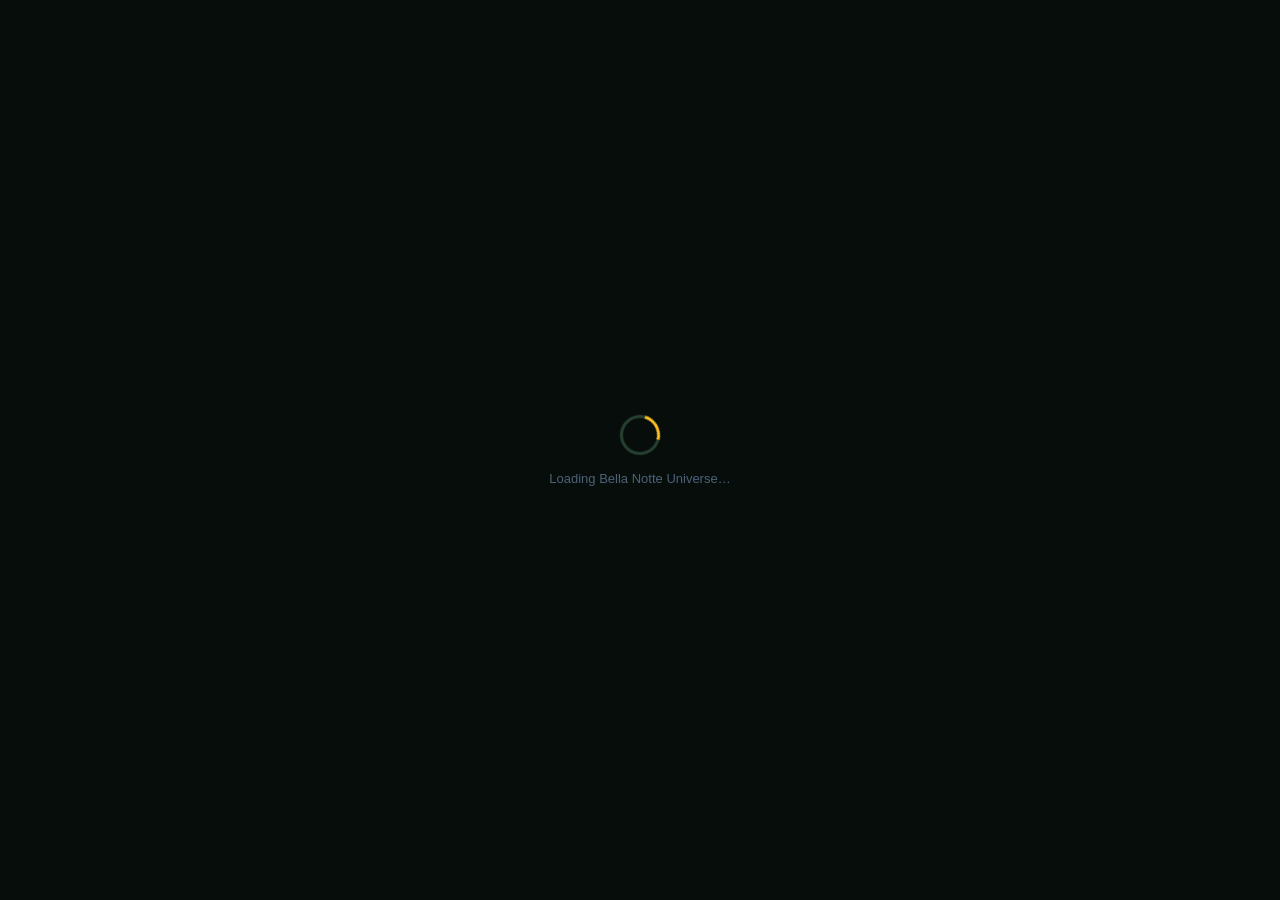
<file: index.html>
<!DOCTYPE html>
<html lang="en">
<head>
  <meta charset="UTF-8" />
  <meta http-equiv="refresh" content="0; url=bella-notte-visualization/" />
  <title>Bella Notte — Victor Reyes</title>
</head>
<body>
  <p>Redirecting… <a href="bella-notte-visualization/">click here</a></p>
</body>
</html>
</file>
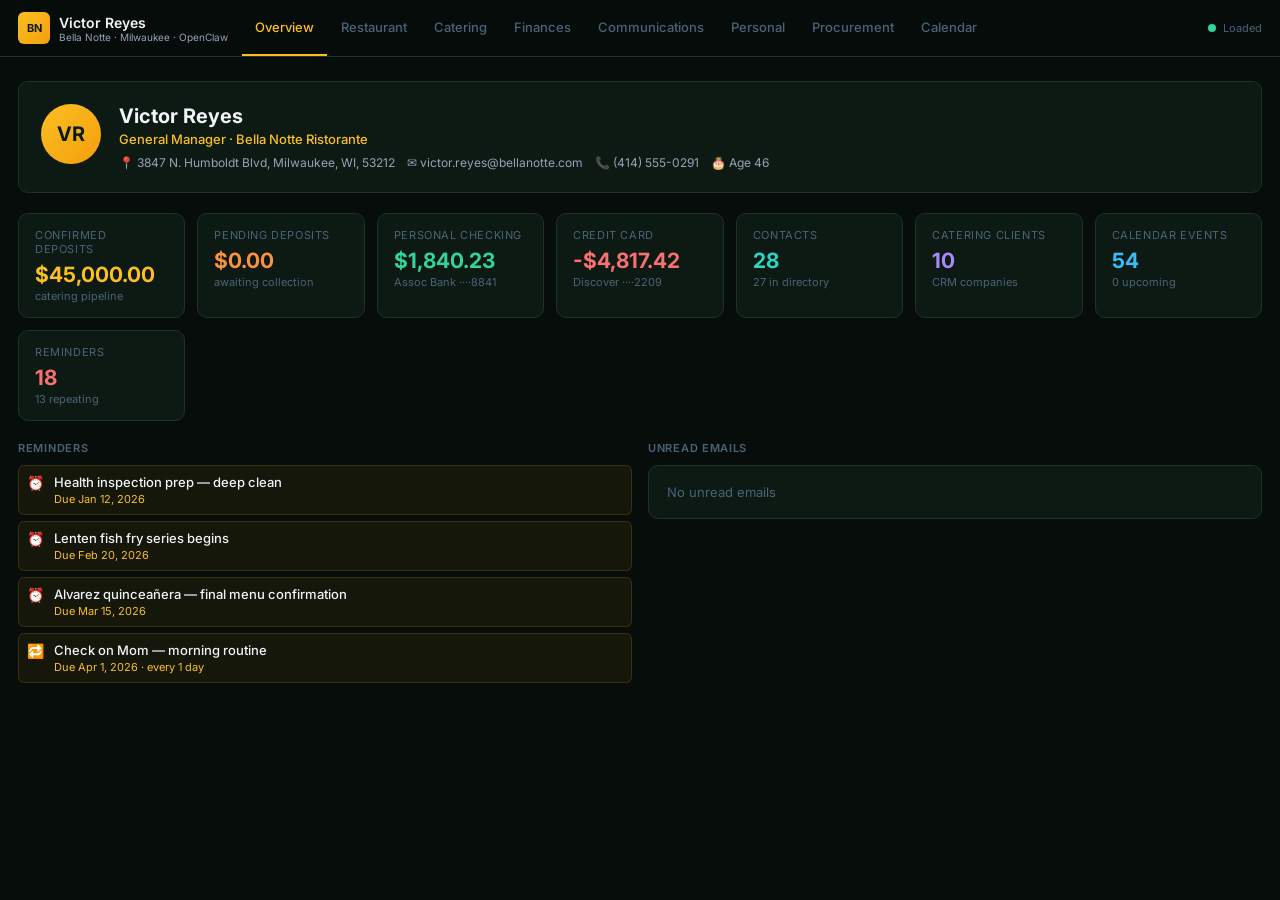
<file: bella-notte-visualization/index.html>
<!DOCTYPE html>
<html lang="en">
<head>
  <meta charset="UTF-8" />
  <meta name="viewport" content="width=device-width, initial-scale=1.0" />
  <title>Victor Reyes - Bella Notte - OpenClaw Universe</title>
  <link rel="preconnect" href="https://fonts.googleapis.com" />
  <link href="https://fonts.googleapis.com/css2?family=Inter:wght@300;400;500;600;700&family=JetBrains+Mono:wght@400;500&display=swap" rel="stylesheet" />
  <link rel="stylesheet" href="css/style.css" />
</head>
<body>

  <!-- ══ HEADER ══ -->
  <header class="header">
    <div class="header-inner">
      <div class="brand">
        <div class="brand-logo">BN</div>
        <div class="brand-name">
          <span>Victor Reyes</span>
          <small>Bella Notte · Milwaukee · OpenClaw</small>
        </div>
      </div>

      <nav class="tabs">
        <button class="tab active" data-tab="overview">Overview</button>
        <button class="tab" data-tab="restaurant">Restaurant</button>
        <button class="tab" data-tab="catering">Catering</button>
        <button class="tab" data-tab="finances">Finances</button>
        <button class="tab" data-tab="communications">Communications</button>
        <button class="tab" data-tab="personal">Personal</button>
        <button class="tab" data-tab="procurement">Procurement</button>
        <button class="tab" data-tab="calendar">Calendar</button>
      </nav>

      <div class="hdr-right">
        <span class="pulse-dot" id="status-dot"></span>
        <span class="status-text" id="status-text">Loading…</span>
      </div>
    </div>
  </header>

  <!-- ══ MAIN ══ -->
  <main class="main">

    <section class="page active" id="page-overview"><div id="overview-content"></div></section>

    <!-- ── RESTAURANT ── -->
    <section class="page" id="page-restaurant">
      <div class="page-title"><h2>Restaurant Operations</h2><p>Slack · Airtable — Bella Notte Ristorante</p></div>
      <div class="sub-tabs">
        <button class="sub-tab active" data-subtab="rest-slack">Slack</button>
        <button class="sub-tab" data-subtab="rest-airtable">Airtable</button>
      </div>
      <div id="rest-slack" class="sub-page active"></div>
      <div id="rest-airtable" class="sub-page"></div>
    </section>

    <!-- ── CATERING ── -->
    <section class="page" id="page-catering">
      <div class="page-title"><h2>Catering Pipeline</h2><p>CRM · Stripe · Event tracker</p></div>
      <div class="sub-tabs">
        <button class="sub-tab active" data-subtab="cat-pipeline">Pipeline</button>
        <button class="sub-tab" data-subtab="cat-crm">CRM</button>
      </div>
      <div id="cat-pipeline" class="sub-page active"></div>
      <div id="cat-crm" class="sub-page"></div>
    </section>

    <!-- ── FINANCES ── -->
    <section class="page" id="page-finances">
      <div class="page-title"><h2>Finances</h2><p>Personal accounts · QuickBooks business ledger</p></div>
      <div class="sub-tabs">
        <button class="sub-tab active" data-subtab="fin-personal">Personal</button>
        <button class="sub-tab" data-subtab="fin-business">Business (QB)</button>
      </div>
      <div id="fin-personal" class="sub-page active"></div>
      <div id="fin-business" class="sub-page"></div>
    </section>

    <!-- ── COMMUNICATIONS ── -->
    <section class="page" id="page-communications">
      <div class="page-title"><h2>Communications</h2><p>Email · Direct messages</p></div>
      <div class="sub-tabs">
        <button class="sub-tab active" data-subtab="comm-email">Email</button>
        <button class="sub-tab" data-subtab="comm-messages">Messages</button>
      </div>
      <div id="comm-email" class="sub-page active"></div>
      <div id="comm-messages" class="sub-page"></div>
    </section>

    <!-- ── PERSONAL ── -->
    <section class="page" id="page-personal">
      <div class="page-title"><h2>Personal</h2><p>Contacts · Notion databases · Apple Health</p></div>
      <div class="sub-tabs">
        <button class="sub-tab active" data-subtab="pers-contacts">Contacts</button>
        <button class="sub-tab" data-subtab="pers-notion">Notion</button>
        <button class="sub-tab" data-subtab="pers-health">Health</button>
      </div>
      <div id="pers-contacts" class="sub-page active"></div>
      <div id="pers-notion" class="sub-page"></div>
      <div id="pers-health" class="sub-page"></div>
    </section>

    <!-- ── PROCUREMENT ── -->
    <section class="page" id="page-procurement">
      <div class="page-title"><h2>Procurement</h2><p>Shopping orders · Instacart · Amazon Fresh</p></div>
      <div id="procurement-content"></div>
    </section>

    <!-- ── CALENDAR ── -->
    <section class="page" id="page-calendar">
      <div class="page-title"><h2>Calendar &amp; Reminders</h2><p>Events · Tasks · Deadlines</p></div>
      <div class="sub-tabs">
        <button class="sub-tab active" data-subtab="cal-events">Calendar</button>
        <button class="sub-tab" data-subtab="cal-reminders">Reminders</button>
      </div>
      <div id="cal-events" class="sub-page active"></div>
      <div id="cal-reminders" class="sub-page"></div>
    </section>

  </main>

  <!-- ══ MODAL ══ -->
  <div id="modal-overlay" class="modal-overlay hidden" onclick="handleModalClick(event)">
    <div class="modal-box" id="modal-box">
      <div class="modal-header">
        <div class="modal-header-left">
          <span class="modal-badge" id="modal-badge"></span>
          <span class="modal-title" id="modal-title"></span>
        </div>
        <button class="modal-close" onclick="closeModal()">✕</button>
      </div>
      <div class="modal-body" id="modal-body"></div>
    </div>
  </div>

  <!-- ══ LOADING ══ -->
  <div id="loading-overlay" class="loading-overlay">
    <div class="loader-box">
      <div class="spinner"></div>
      <p id="load-status">Loading Bella Notte Universe…</p>
    </div>
  </div>

  <script src="js/overview.js"></script>
  <script src="js/restaurant.js"></script>
  <script src="js/catering.js"></script>
  <script src="js/finances.js"></script>
  <script src="js/communications.js"></script>
  <script src="js/personal.js"></script>
  <script src="js/procurement.js"></script>
  <script src="js/calendar.js"></script>
  <script src="js/app.js"></script>
</body>
</html>
</file>
<file: bella-notte-visualization/css/style.css>
/* ═══════════════════════════════════════════════
   Bella Notte · Victor Reyes · OpenClaw Universe
   Fine dining restaurant management visualizer
═══════════════════════════════════════════════ */

:root {
  --bg:       #070d0a;
  --surface:  #0d1a13;
  --surface2: #132019;
  --surface3: #192820;
  --border:   #1e3228;
  --border2:  #254030;

  --amber:   #fbbf24;
  --orange:  #fb923c;
  --emerald: #34d399;
  --rose:    #f87171;
  --sky:     #38bdf8;
  --violet:  #a78bfa;
  --teal:    #2dd4bf;
  --pink:    #f472b6;
  --indigo:  #818cf8;
  --lime:    #a3e635;

  --text:  #f1f5f9;
  --text2: #94a3b8;
  --text3: #4b6278;
  --text4: #2e4264;

  --radius:    10px;
  --radius-sm: 6px;
  --font: 'Inter', -apple-system, sans-serif;
  --mono: 'JetBrains Mono', 'Fira Code', monospace;
}

*, *::before, *::after { box-sizing: border-box; margin: 0; padding: 0; }
html { font-size: 14px; scroll-behavior: smooth; }
body { font-family: var(--font); background: var(--bg); color: var(--text); min-height: 100vh; overflow-x: hidden; }
::-webkit-scrollbar { width: 5px; height: 5px; }
::-webkit-scrollbar-track { background: var(--bg); }
::-webkit-scrollbar-thumb { background: var(--border2); border-radius: 3px; }

/* ─── HEADER ─── */
.header {
  position: sticky; top: 0; z-index: 100;
  background: rgba(7,13,10,0.96); backdrop-filter: blur(16px);
  border-bottom: 1px solid var(--border);
}
.header-inner {
  max-width: 1500px; margin: 0 auto; padding: 0 18px;
  height: 56px; display: flex; align-items: center; gap: 14px;
}
.brand { display: flex; align-items: center; gap: 9px; flex-shrink: 0; }
.brand-logo {
  width: 32px; height: 32px;
  background: linear-gradient(135deg, #fbbf24, #f59e0b);
  border-radius: var(--radius-sm);
  display: flex; align-items: center; justify-content: center;
  font-weight: 700; font-size: 11px; color: #0d1a13;
}
.brand-name span { font-weight: 600; font-size: 14px; }
.brand-name small { display: block; font-size: 10px; color: var(--text2); }

/* ─── TABS ─── */
.tabs { display: flex; gap: 1px; flex: 1; overflow-x: auto; }
.tabs::-webkit-scrollbar { height: 0; }
.tab {
  padding: 0 13px; height: 56px;
  background: none; border: none; border-bottom: 2px solid transparent;
  color: var(--text3); font-family: var(--font); font-size: 13px;
  font-weight: 500; cursor: pointer; white-space: nowrap;
  transition: color 0.15s, border-color 0.15s;
}
.tab:hover { color: var(--text2); }
.tab.active { color: var(--amber); border-bottom-color: var(--amber); }

/* ─── STATUS ─── */
.hdr-right { display: flex; align-items: center; gap: 7px; flex-shrink: 0; }
.pulse-dot {
  width: 8px; height: 8px; border-radius: 50%;
  background: var(--emerald);
  box-shadow: 0 0 0 0 rgba(52,211,153,0.4);
  animation: pulse 2s infinite;
}
.pulse-dot.loading { background: var(--amber); animation: none; }
@keyframes pulse {
  0%   { box-shadow: 0 0 0 0 rgba(52,211,153,0.4); }
  70%  { box-shadow: 0 0 0 6px rgba(52,211,153,0); }
  100% { box-shadow: 0 0 0 0 rgba(52,211,153,0); }
}
.status-text { font-size: 11px; color: var(--text3); }

/* ─── LAYOUT ─── */
.main { max-width: 1500px; margin: 0 auto; padding: 24px 18px; }
.page { display: none; }
.page.active { display: block; }
.page-title { margin-bottom: 20px; }
.page-title h2 { font-size: 20px; font-weight: 600; margin-bottom: 4px; }
.page-title p { font-size: 12px; color: var(--text2); }

.sub-tabs {
  display: flex; gap: 2px; margin-bottom: 18px;
  background: var(--surface); border: 1px solid var(--border);
  border-radius: var(--radius); padding: 3px; width: fit-content;
}
.sub-tab {
  padding: 6px 14px; border-radius: 7px; background: none; border: none;
  color: var(--text3); font-family: var(--font); font-size: 12px;
  font-weight: 500; cursor: pointer; transition: background 0.15s, color 0.15s;
}
.sub-tab:hover { color: var(--text2); }
.sub-tab.active { background: var(--surface3); color: var(--amber); }
.sub-page { display: none; }
.sub-page.active { display: block; }

/* ─── EXPLORER BAR ─── */
.explorer-bar { display: flex; align-items: center; gap: 8px; margin-bottom: 14px; flex-wrap: wrap; }
.ex-search {
  flex: 1; min-width: 220px; max-width: 380px;
  padding: 7px 11px; background: var(--surface2);
  border: 1px solid var(--border2); border-radius: var(--radius-sm);
  color: var(--text); font-family: var(--font); font-size: 12px; outline: none;
}
.ex-search:focus { border-color: var(--amber); }
.ex-search::placeholder { color: var(--text3); }
.ex-filter {
  padding: 7px 10px; background: var(--surface2);
  border: 1px solid var(--border2); border-radius: var(--radius-sm);
  color: var(--text2); font-family: var(--font); font-size: 12px; outline: none; cursor: pointer;
}
.ex-count { font-size: 11px; color: var(--text3); margin-left: 4px; }

/* ─── CARDS ─── */
.card {
  background: var(--surface); border: 1px solid var(--border);
  border-radius: var(--radius); padding: 18px;
}
.card h4 { font-size: 13px; font-weight: 600; color: var(--text2); margin-bottom: 12px; }
.grid-2 { display: grid; grid-template-columns: 1fr 1fr; gap: 16px; }
.grid-3 { display: grid; grid-template-columns: 1fr 1fr 1fr; gap: 14px; }
@media (max-width: 900px) { .grid-2,.grid-3 { grid-template-columns: 1fr; } }

/* ─── PROFILE / KPI ─── */
.profile-card {
  background: var(--surface); border: 1px solid var(--border);
  border-radius: var(--radius); padding: 22px;
  display: flex; align-items: flex-start; gap: 18px; margin-bottom: 20px;
}
.profile-avatar {
  width: 60px; height: 60px; flex-shrink: 0;
  background: linear-gradient(135deg, #fbbf24, #f59e0b);
  border-radius: 50%; display: flex; align-items: center;
  justify-content: center; font-size: 20px; font-weight: 700; color: #0d1a13;
}
.profile-name { font-size: 20px; font-weight: 700; margin-bottom: 3px; }
.profile-title { font-size: 13px; color: var(--amber); font-weight: 500; margin-bottom: 8px; }
.profile-meta { display: flex; flex-wrap: wrap; gap: 12px; }
.profile-meta-item { font-size: 12px; color: var(--text2); display: flex; align-items: center; gap: 4px; }

.kpi-row { display: grid; grid-template-columns: repeat(auto-fill, minmax(160px, 1fr)); gap: 12px; margin-bottom: 20px; }
.kpi-tile {
  background: var(--surface); border: 1px solid var(--border);
  border-radius: var(--radius); padding: 14px 16px;
}
.kpi-label { font-size: 11px; color: var(--text3); text-transform: uppercase; letter-spacing: 0.6px; margin-bottom: 6px; }
.kpi-value { font-size: 21px; font-weight: 700; }
.kpi-sub { font-size: 11px; color: var(--text3); margin-top: 2px; }

/* ─── TABLES ─── */
.table-wrap { overflow-x: auto; }
table { width: 100%; border-collapse: collapse; font-size: 13px; }
thead th {
  text-align: left; padding: 9px 12px;
  font-size: 10px; font-weight: 600; text-transform: uppercase;
  letter-spacing: 0.6px; color: var(--text3);
  border-bottom: 1px solid var(--border); white-space: nowrap;
}
tbody tr { border-bottom: 1px solid var(--border); cursor: pointer; transition: background 0.1s; }
tbody tr:hover { background: var(--surface2); }
tbody tr:last-child { border-bottom: none; }
tbody td { padding: 9px 12px; color: var(--text); }
tbody td.mono { font-family: var(--mono); font-size: 12px; }
tbody td.dim { color: var(--text2); }
tbody td.pos { color: var(--emerald); font-weight: 600; font-family: var(--mono); }
tbody td.neg { color: var(--rose); font-weight: 600; font-family: var(--mono); }

/* ─── BADGES ─── */
.badge {
  display: inline-block; padding: 2px 8px; border-radius: 20px;
  font-size: 10px; font-weight: 600; text-transform: uppercase; letter-spacing: 0.4px;
}
.badge-amber    { background: rgba(251,191,36,0.12); color: var(--amber); border: 1px solid rgba(251,191,36,0.2); }
.badge-emerald  { background: rgba(52,211,153,0.12); color: var(--emerald); border: 1px solid rgba(52,211,153,0.2); }
.badge-rose     { background: rgba(248,113,113,0.12); color: var(--rose); border: 1px solid rgba(248,113,113,0.2); }
.badge-sky      { background: rgba(56,189,248,0.12); color: var(--sky); border: 1px solid rgba(56,189,248,0.2); }
.badge-violet   { background: rgba(167,139,250,0.12); color: var(--violet); border: 1px solid rgba(167,139,250,0.2); }
.badge-teal     { background: rgba(45,212,191,0.12); color: var(--teal); border: 1px solid rgba(45,212,191,0.2); }
.badge-orange   { background: rgba(251,146,60,0.12); color: var(--orange); border: 1px solid rgba(251,146,60,0.2); }
.badge-gray     { background: rgba(100,116,139,0.1); color: var(--text2); border: 1px solid rgba(100,116,139,0.2); }
.badge-inbox    { background: rgba(251,191,36,0.12); color: var(--amber); border: 1px solid rgba(251,191,36,0.2); }
.badge-sent     { background: rgba(100,116,139,0.1); color: var(--text2); border: 1px solid rgba(100,116,139,0.2); }
.badge-unread   { background: rgba(56,189,248,0.12); color: var(--sky); border: 1px solid rgba(56,189,248,0.2); }

/* ─── AIRTABLE RECORDS ─── */
.at-table-section { margin-bottom: 24px; }
.at-table-header {
  display: flex; align-items: center; gap: 10px;
  padding: 10px 14px; background: var(--surface2);
  border: 1px solid var(--border); border-radius: var(--radius) var(--radius) 0 0;
  cursor: pointer; transition: background 0.1s;
}
.at-table-header:hover { background: var(--surface3); }
.at-table-name { font-size: 14px; font-weight: 600; }
.at-table-count { font-size: 11px; color: var(--text3); margin-left: auto; }
.at-records { background: var(--surface); border: 1px solid var(--border); border-top: none; border-radius: 0 0 var(--radius) var(--radius); overflow: hidden; }
.at-record {
  padding: 12px 14px; border-bottom: 1px solid var(--border); cursor: pointer; transition: background 0.1s;
}
.at-record:last-child { border-bottom: none; }
.at-record:hover { background: var(--surface2); }
.at-record-fields { display: flex; flex-wrap: wrap; gap: 6px 16px; }
.at-field { font-size: 12px; }
.at-field-key { color: var(--text3); font-size: 10px; text-transform: uppercase; letter-spacing: 0.4px; }
.at-field-val { color: var(--text); }

/* ─── SLACK ─── */
.slack-layout { display: grid; grid-template-columns: 200px 1fr; gap: 14px; }
@media (max-width: 700px) { .slack-layout { grid-template-columns: 1fr; } }
.slack-channels { background: var(--surface); border: 1px solid var(--border); border-radius: var(--radius); padding: 10px 0; height: fit-content; position: sticky; top: 72px; }
.slack-ch-title { font-size: 10px; font-weight: 700; text-transform: uppercase; letter-spacing: 0.7px; color: var(--text3); padding: 6px 14px; }
.slack-ch-item { padding: 8px 14px; cursor: pointer; font-size: 13px; color: var(--text2); transition: background 0.1s; display: flex; align-items: center; gap: 6px; }
.slack-ch-item:hover { background: var(--surface2); }
.slack-ch-item.active { background: rgba(251,191,36,0.1); color: var(--amber); font-weight: 500; }
.slack-ch-hash { color: var(--text3); }
.slack-ch-count { font-size: 10px; color: var(--text3); margin-left: auto; }
.slack-messages { background: var(--surface); border: 1px solid var(--border); border-radius: var(--radius); overflow: hidden; }
.slack-msg-header { padding: 12px 16px; border-bottom: 1px solid var(--border); display: flex; align-items: center; gap: 10px; }
.slack-msg-header h4 { font-size: 14px; font-weight: 600; }
.slack-msg-header p { font-size: 12px; color: var(--text2); }
.slack-msg-list { max-height: 540px; overflow-y: auto; }
.slack-msg-item { padding: 10px 16px; border-bottom: 1px solid var(--border); display: flex; gap: 10px; align-items: flex-start; }
.slack-msg-item:last-child { border-bottom: none; }
.slack-avatar { width: 28px; height: 28px; border-radius: 6px; flex-shrink: 0; background: var(--surface3); display: flex; align-items: center; justify-content: center; font-size: 11px; font-weight: 700; color: var(--text2); }
.slack-msg-name { font-size: 12px; font-weight: 600; color: var(--amber); }
.slack-msg-ts { font-size: 10px; color: var(--text3); margin-left: 6px; font-family: var(--mono); }
.slack-msg-text { font-size: 13px; color: var(--text2); margin-top: 2px; line-height: 1.5; }
.slack-pag { display: flex; justify-content: center; gap: 6px; padding: 10px; border-top: 1px solid var(--border); flex-wrap: wrap; }

/* ─── CATERING PIPELINE ─── */
.pipeline-cards { display: grid; grid-template-columns: repeat(auto-fill, minmax(280px, 1fr)); gap: 14px; margin-bottom: 20px; }
.pipeline-card {
  background: var(--surface); border: 1px solid var(--border);
  border-left: 3px solid var(--amber);
  border-radius: var(--radius); padding: 16px; cursor: pointer;
  transition: border-color 0.15s;
}
.pipeline-card:hover { border-left-color: var(--orange); }
.pipeline-card.pending { border-left-color: var(--sky); }
.pipeline-card.confirmed { border-left-color: var(--emerald); }
.pc-event { font-size: 14px; font-weight: 600; margin-bottom: 4px; }
.pc-client { font-size: 12px; color: var(--text2); margin-bottom: 6px; }
.pc-meta { display: flex; flex-wrap: wrap; gap: 8px; }
.pc-meta-item { font-size: 11px; color: var(--text3); }
.pc-amount { font-size: 18px; font-weight: 700; color: var(--amber); margin-top: 8px; }

/* ─── CRM ─── */
.crm-company {
  background: var(--surface); border: 1px solid var(--border);
  border-radius: var(--radius); padding: 16px; margin-bottom: 12px;
}
.crm-company-name { font-size: 15px; font-weight: 600; margin-bottom: 3px; }
.crm-company-industry { font-size: 12px; color: var(--amber); margin-bottom: 6px; }
.crm-company-notes { font-size: 12px; color: var(--text2); margin-bottom: 10px; line-height: 1.5; }
.crm-contacts { display: flex; flex-wrap: wrap; gap: 8px; }
.crm-contact-chip {
  background: var(--surface2); border: 1px solid var(--border2);
  border-radius: var(--radius-sm); padding: 6px 10px; cursor: pointer;
  transition: border-color 0.15s;
}
.crm-contact-chip:hover { border-color: var(--amber); }
.crm-contact-name { font-size: 12px; font-weight: 500; }
.crm-contact-title { font-size: 11px; color: var(--text3); }

/* ─── FINANCES ─── */
.acct-grid { display: grid; grid-template-columns: repeat(auto-fill, minmax(220px, 1fr)); gap: 12px; margin-bottom: 20px; }
.acct-card { background: var(--surface); border: 1px solid var(--border); border-radius: var(--radius); padding: 16px; }
.acct-name { font-size: 12px; color: var(--text2); margin-bottom: 4px; }
.acct-type { font-size: 11px; color: var(--text3); text-transform: capitalize; margin-bottom: 6px; }
.acct-last4 { font-family: var(--mono); font-size: 12px; color: var(--text3); margin-bottom: 8px; }
.acct-balance { font-size: 22px; font-weight: 700; }
.acct-balance.pos { color: var(--emerald); }
.acct-balance.neg { color: var(--rose); }
.net-bar { background: var(--surface2); border: 1px solid var(--amber); border-radius: var(--radius); padding: 14px 18px; display: flex; align-items: center; justify-content: space-between; margin-bottom: 20px; }
.net-label { font-size: 13px; color: var(--text2); }
.net-value { font-size: 24px; font-weight: 700; color: var(--amber); }

/* ─── EMAIL ─── */
.email-filter-bar { display: flex; gap: 8px; margin-bottom: 14px; flex-wrap: wrap; }
.folder-btn { padding: 5px 14px; border-radius: 20px; background: var(--surface2); border: 1px solid var(--border2); color: var(--text2); font-family: var(--font); font-size: 12px; cursor: pointer; font-weight: 500; transition: all 0.15s; }
.folder-btn.active { background: var(--amber); color: #0d1a13; border-color: var(--amber); }
.email-list { display: flex; flex-direction: column; gap: 8px; }
.email-row { background: var(--surface); border: 1px solid var(--border); border-radius: var(--radius); overflow: hidden; }
.email-summary { display: grid; grid-template-columns: 80px 1fr 180px 80px; gap: 10px; align-items: center; padding: 12px 16px; cursor: pointer; transition: background 0.1s; }
.email-summary:hover { background: var(--surface2); }
.email-subject { font-size: 13px; font-weight: 500; }
.email-subject.unread { font-weight: 600; }
.email-from { font-size: 12px; color: var(--text2); overflow: hidden; text-overflow: ellipsis; white-space: nowrap; }
.email-date { font-size: 11px; color: var(--text3); text-align: right; font-family: var(--mono); }
.email-body-wrap { display: none; padding: 16px; background: var(--surface2); border-top: 1px solid var(--border); }
.email-body-wrap.open { display: block; }
.email-meta-line { font-size: 11px; color: var(--text3); margin-bottom: 10px; line-height: 1.6; }
.email-meta-line strong { color: var(--text2); }
.email-content { font-size: 12px; line-height: 1.7; color: var(--text2); white-space: pre-wrap; font-family: var(--mono); background: var(--surface); border: 1px solid var(--border); border-radius: var(--radius-sm); padding: 12px 14px; }
.att-chip { display: inline-flex; align-items: center; gap: 4px; font-size: 11px; color: var(--text3); background: var(--surface3); border: 1px solid var(--border2); border-radius: 4px; padding: 3px 8px; margin: 2px; }

/* ─── MESSAGES ─── */
.convo-list { display: flex; flex-direction: column; gap: 12px; }
.convo-card { background: var(--surface); border: 1px solid var(--border); border-radius: var(--radius); overflow: hidden; }
.convo-header { padding: 14px 16px; cursor: pointer; display: flex; align-items: center; justify-content: space-between; transition: background 0.1s; }
.convo-header:hover { background: var(--surface2); }
.convo-name { font-size: 14px; font-weight: 600; }
.convo-preview { font-size: 12px; color: var(--text3); margin-top: 2px; }
.convo-count { font-size: 11px; color: var(--text3); }
.convo-messages { display: none; border-top: 1px solid var(--border); }
.convo-messages.open { display: block; }
.msg-list { padding: 14px 16px; display: flex; flex-direction: column; gap: 10px; max-height: 440px; overflow-y: auto; }
.msg-bubble { max-width: 75%; padding: 9px 13px; border-radius: 12px; font-size: 13px; line-height: 1.5; }
.msg-bubble.from-user { align-self: flex-end; background: rgba(251,191,36,0.12); border: 1px solid rgba(251,191,36,0.2); border-bottom-right-radius: 4px; }
.msg-bubble.from-other { align-self: flex-start; background: var(--surface2); border: 1px solid var(--border2); border-bottom-left-radius: 4px; }
.msg-sender { font-size: 10px; font-weight: 700; color: var(--text3); margin-bottom: 3px; text-transform: uppercase; letter-spacing: 0.5px; }
.msg-sender.user { color: var(--amber); }
.msg-time { font-size: 10px; color: var(--text3); margin-top: 3px; text-align: right; }

/* ─── CONTACTS ─── */
.contacts-grid { display: grid; grid-template-columns: repeat(auto-fill, minmax(260px, 1fr)); gap: 12px; }
.contact-card { background: var(--surface); border: 1px solid var(--border); border-radius: var(--radius); padding: 14px; cursor: pointer; transition: border-color 0.15s; }
.contact-card:hover { border-color: var(--amber); }
.contact-card.is-user { border-color: rgba(251,191,36,0.3); background: rgba(251,191,36,0.04); }
.contact-name { font-size: 14px; font-weight: 600; margin-bottom: 3px; }
.contact-job { font-size: 12px; color: var(--amber); margin-bottom: 5px; }
.contact-desc { font-size: 11px; color: var(--text2); line-height: 1.5; margin-bottom: 6px; }
.contact-email { font-size: 11px; color: var(--text3); font-family: var(--mono); }

/* ─── NOTION ─── */
.notion-db { background: var(--surface); border: 1px solid var(--border); border-radius: var(--radius); padding: 16px; margin-bottom: 14px; }
.notion-db-title { font-size: 15px; font-weight: 600; margin-bottom: 6px; display: flex; align-items: center; gap: 8px; }
.notion-fields { display: flex; flex-wrap: wrap; gap: 6px; margin-top: 10px; }
.notion-field-chip { font-size: 10px; padding: 2px 8px; background: var(--surface2); border: 1px solid var(--border2); border-radius: 4px; color: var(--text3); }
.notion-field-chip.type-number { color: var(--sky); }
.notion-field-chip.type-date { color: var(--emerald); }
.notion-field-chip.type-select { color: var(--violet); }
.notion-field-chip.type-checkbox { color: var(--amber); }

/* ─── SLEEP ─── */
.sleep-stat-row { display: grid; grid-template-columns: repeat(auto-fill, minmax(150px, 1fr)); gap: 12px; margin-bottom: 20px; }
.sleep-stat { background: var(--surface); border: 1px solid var(--border); border-radius: var(--radius); padding: 14px; text-align: center; }
.sleep-stat-value { font-size: 22px; font-weight: 700; color: var(--violet); }
.sleep-stat-label { font-size: 11px; color: var(--text3); text-transform: uppercase; letter-spacing: 0.5px; margin-top: 3px; }

/* ─── PAGINATION ─── */
.pagination { display: flex; align-items: center; gap: 6px; justify-content: center; margin-top: 14px; flex-wrap: wrap; }
.page-btn { padding: 5px 10px; min-width: 32px; background: var(--surface2); border: 1px solid var(--border2); border-radius: var(--radius-sm); color: var(--text2); font-size: 12px; cursor: pointer; font-family: var(--font); transition: all 0.15s; }
.page-btn:hover { background: var(--surface3); }
.page-btn.active { background: var(--amber); color: #0d1a13; border-color: var(--amber); font-weight: 600; }
.page-btn:disabled { opacity: 0.3; cursor: not-allowed; }

/* ─── MODAL ─── */
.modal-overlay { position: fixed; inset: 0; z-index: 999; background: rgba(7,13,10,0.85); backdrop-filter: blur(6px); display: flex; align-items: center; justify-content: center; padding: 20px; }
.modal-overlay.hidden { display: none; }
.modal-box { background: var(--surface); border: 1px solid var(--border2); border-radius: var(--radius); max-width: 680px; width: 100%; max-height: 85vh; overflow-y: auto; box-shadow: 0 24px 80px rgba(0,0,0,0.7); }
.modal-header { display: flex; align-items: center; justify-content: space-between; padding: 16px 20px; border-bottom: 1px solid var(--border); position: sticky; top: 0; background: var(--surface); }
.modal-header-left { display: flex; align-items: center; gap: 10px; }
.modal-badge { font-size: 10px; font-weight: 700; text-transform: uppercase; letter-spacing: 0.5px; padding: 3px 9px; border-radius: 20px; background: rgba(251,191,36,0.1); color: var(--amber); border: 1px solid rgba(251,191,36,0.2); }
.modal-title { font-size: 15px; font-weight: 600; }
.modal-close { background: none; border: none; color: var(--text3); font-size: 16px; cursor: pointer; padding: 2px 6px; border-radius: 4px; }
.modal-close:hover { color: var(--text); }
.modal-body { padding: 20px; }
.mf-grid { display: grid; grid-template-columns: 1fr 1fr; gap: 12px; margin-bottom: 14px; }
.mf-item label { font-size: 10px; font-weight: 600; text-transform: uppercase; letter-spacing: 0.6px; color: var(--text3); display: block; margin-bottom: 3px; }
.mf-item .val { font-size: 13px; color: var(--text); display: block; line-height: 1.5; }
.mf-full { grid-column: 1 / -1; }
.mf-sep { height: 1px; background: var(--border); margin: 12px 0; }

/* ─── LOADING ─── */
.loading-overlay { position: fixed; inset: 0; z-index: 9999; background: var(--bg); display: flex; align-items: center; justify-content: center; }
.loader-box { text-align: center; }
.spinner { width: 40px; height: 40px; margin: 0 auto 16px; border: 3px solid var(--border2); border-top-color: var(--amber); border-radius: 50%; animation: spin 0.8s linear infinite; }
@keyframes spin { to { transform: rotate(360deg); } }
.loader-box p { font-size: 13px; color: var(--text3); }

/* ─── MISC ─── */
.empty-state { text-align: center; padding: 40px; color: var(--text3); font-size: 13px; }
.section-label { font-size: 11px; font-weight: 600; text-transform: uppercase; letter-spacing: 0.7px; color: var(--text3); margin-bottom: 10px; }
</file>
